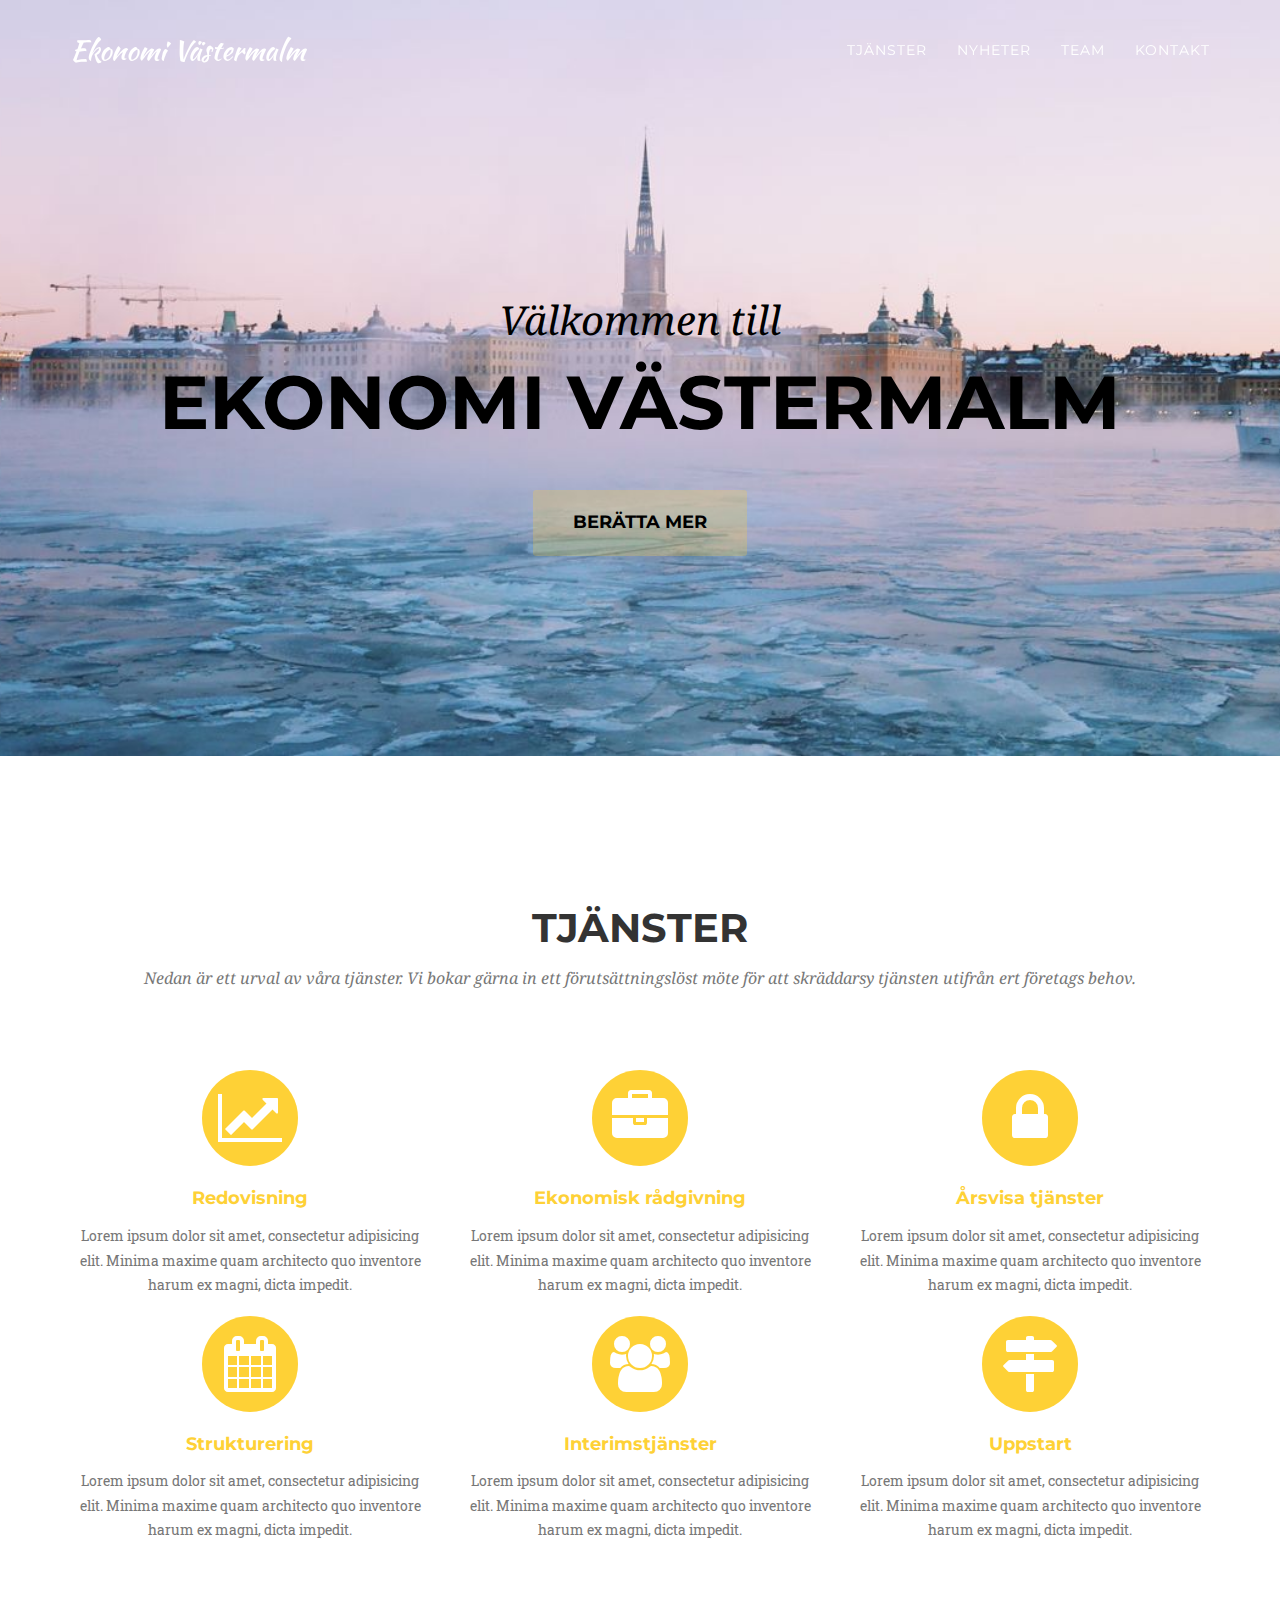
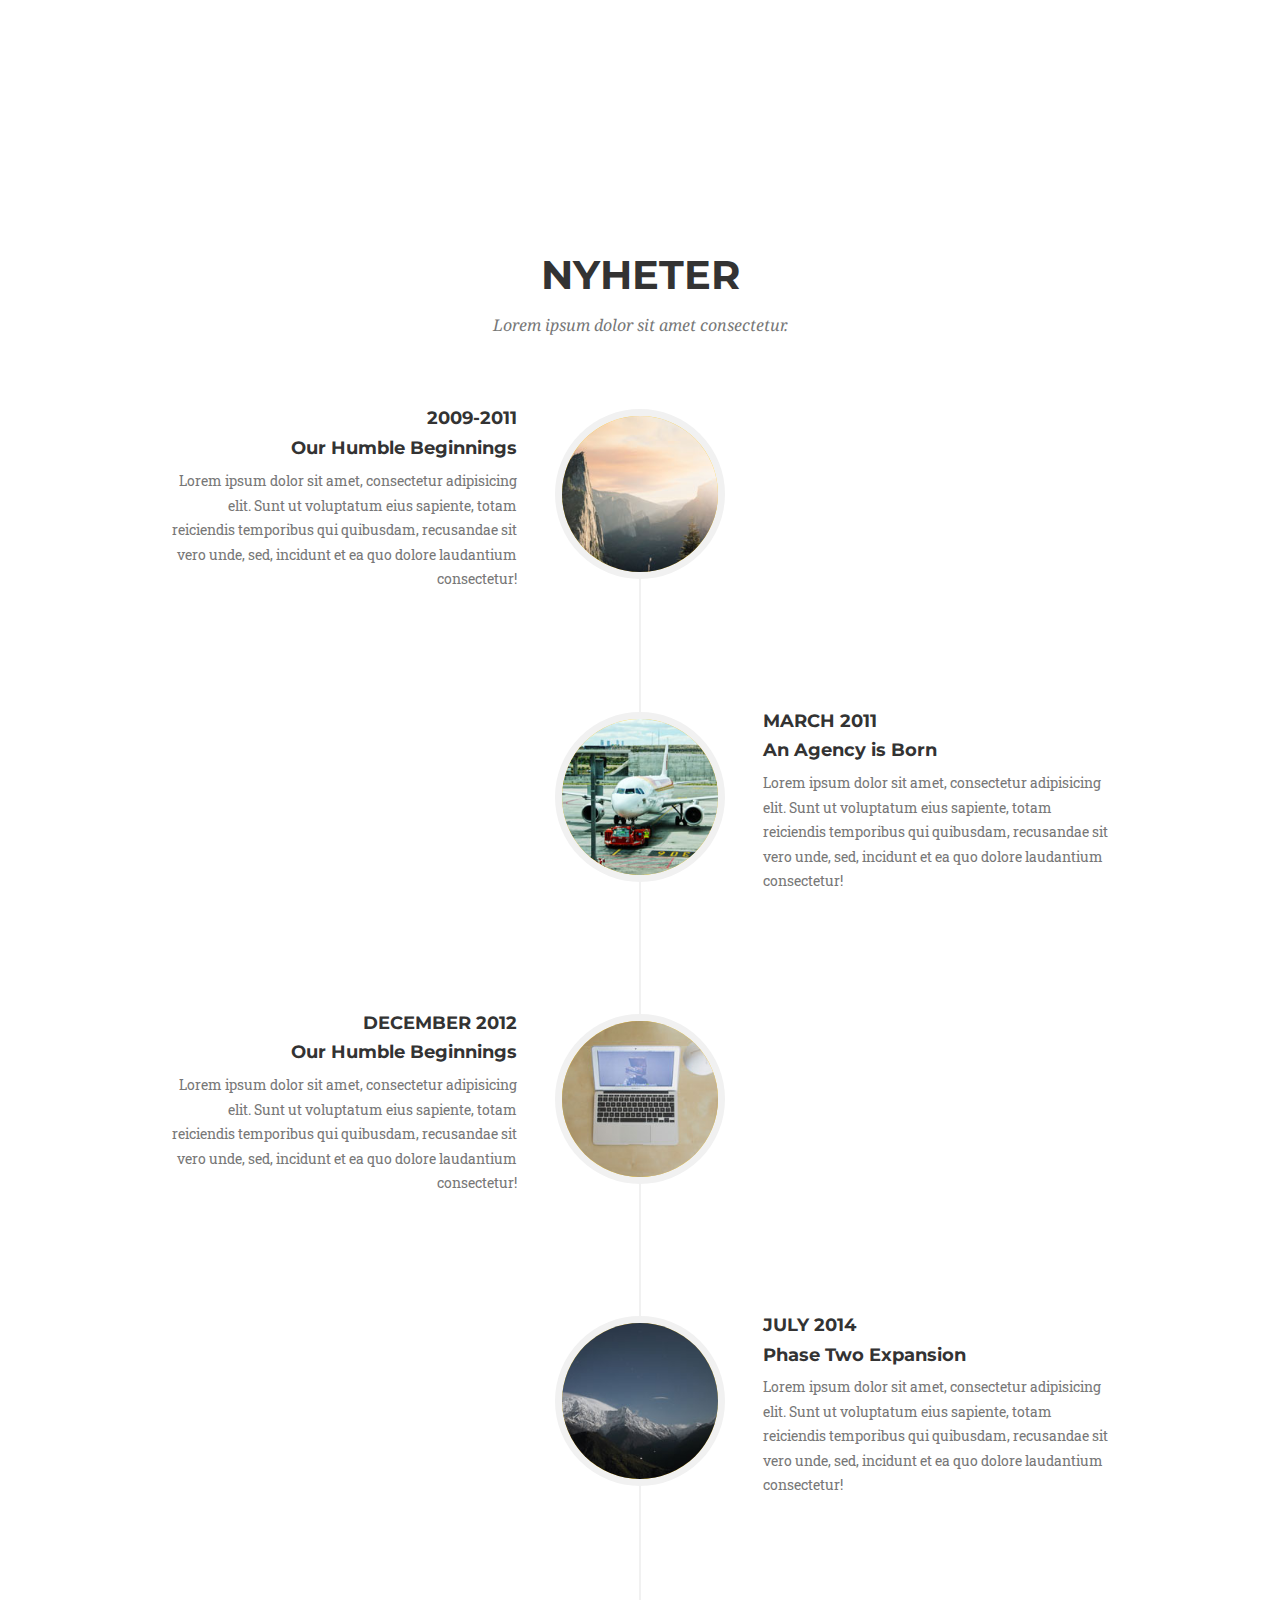
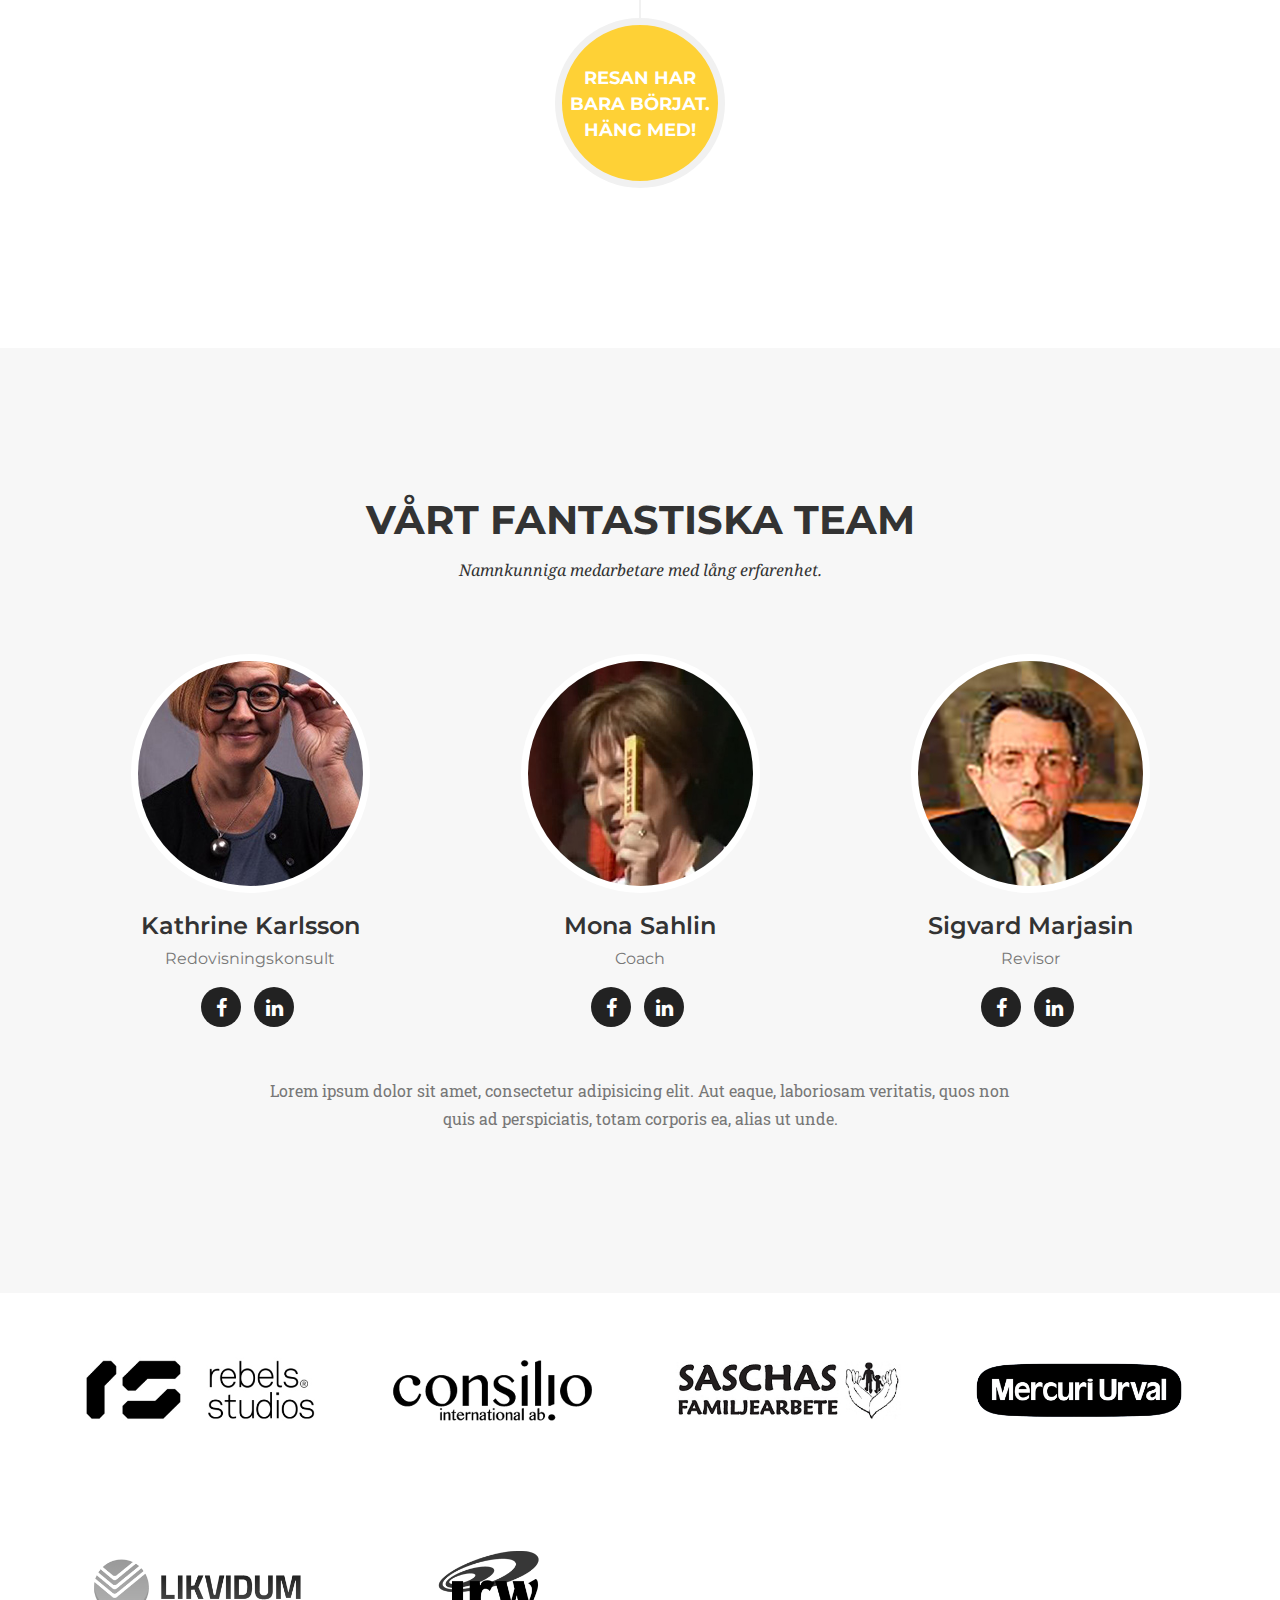
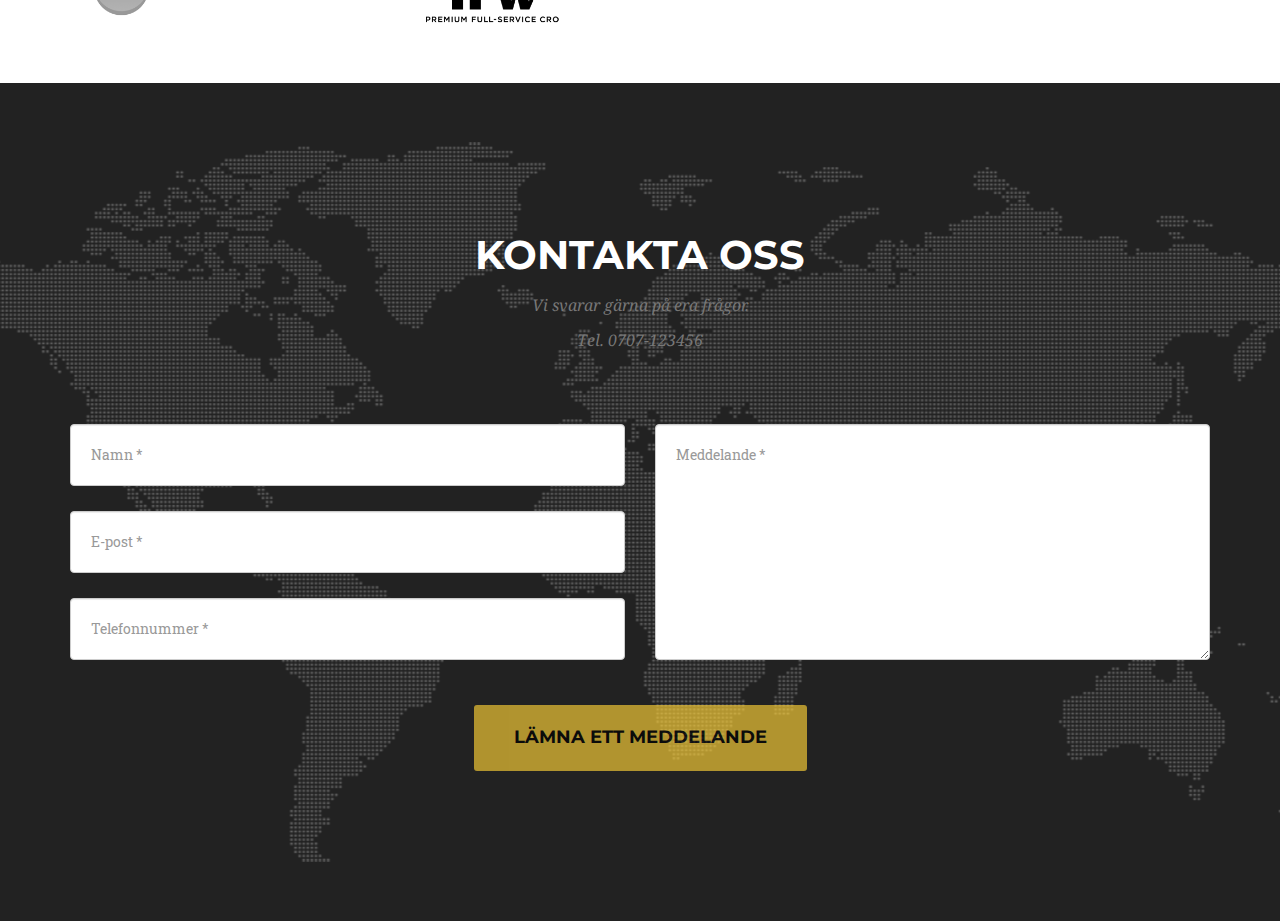
<file: index.html>
<!DOCTYPE html>
<html lang="en-us">

  <head>
  <meta charset="utf-8">
  <meta http-equiv="X-UA-Compatible" content="IE=edge">
  <meta name="viewport" content="width=device-width, initial-scale=1">
  <meta name="description" content="Redovisningskonsulter, Västermalm, Stockholm.">
  <meta name="author" content="Ekonomi Västermalm">
  <meta name="generator" content="Hugo 0.17" />
  <title>Agency</title>
  <!-- Stylesheets -->
  <link href="https://unagitated.github.io/css/bootstrap-v3.3.7/bootstrap.min.css" rel="stylesheet">
  <link href="https://unagitated.github.io/css/agency.css" rel="stylesheet">
  <link href="https://unagitated.github.io/css/jquery.form-validator-v2.3.44/theme-default.min.css" rel="stylesheet">

  

  <!-- Custom Fonts -->
  <link href="https://unagitated.github.io/font-awesome-v4.7.0/css/font-awesome.min.css" rel="stylesheet" type="text/css">

  
    <link href="//fonts.googleapis.com/css?family=Montserrat:400,700" rel="stylesheet" type="text/css">
    <link href="//fonts.googleapis.com/css?family=Kaushan+Script" rel="stylesheet" type="text/css">
    <link href="//fonts.googleapis.com/css?family=Droid+Serif:400,700,400italic,700italic" rel="stylesheet" type="text/css">
    <link href="//fonts.googleapis.com/css?family=Roboto+Slab:400,100,300,700" rel="stylesheet" type="text/css">
  

  
    <link rel="shortcut icon" type="image/x-icon" href="https://unagitated.github.io/favicon.ico">
    <link rel="icon" type="image/x-icon" href="https://unagitated.github.io/favicon.ico">
  

  <!-- HTML5 Shim and Respond.js IE8 support of HTML5 elements and media queries -->
  <!-- WARNING: Respond.js doesn't work if you view the page via file:// -->
  <!--[if lt IE 9]>
  <script src="https://oss.maxcdn.com/libs/html5shiv/3.7.0/html5shiv.js"></script>
  <script src="https://oss.maxcdn.com/libs/respond.js/1.4.2/respond.min.js"></script>
  <![endif]-->
</head>


  <body id="page-top" class="index">
    <!-- Navigation -->
<nav class="navbar navbar-default navbar-fixed-top">
  <div class="container">

    <!-- Brand and toggle get grouped for better mobile display -->
    <div class="navbar-header page-scroll">
      <button type="button" class="navbar-toggle" data-toggle="collapse" data-target="#bs-example-navbar-collapse-1">
        <span class="sr-only">Toggle navigation</span>
        <span class="icon-bar"></span>
        <span class="icon-bar"></span>
        <span class="icon-bar"></span>
      </button>
      
        <a class="navbar-brand page-scroll" href="/#page-top">
          Ekonomi Västermalm
        </a>
      

    </div>
    <!-- Collect the nav links, forms, and other content for toggling -->
    <div class="collapse navbar-collapse" id="bs-example-navbar-collapse-1">
      <ul class="nav navbar-nav navbar-right">
        <li class="hidden">
          <a href="/#page-top"></a>
        </li>

        

        
          <li>
            <a class="page-scroll" href="https://unagitated.github.io/#services">Tjänster</a>
          </li>
        

        

        
          <li>
            <a class="page-scroll" href="https://unagitated.github.io/#about">Nyheter</a>
          </li>
        

        
          <li>
            <a class="page-scroll" href="https://unagitated.github.io/#team">Team</a>
          </li>
        

        
          <li>
            <a class="page-scroll" href="https://unagitated.github.io/#contact">Kontakt</a>
          </li>
        

        
      </ul>
    </div>
    <!-- /.navbar-collapse -->
  </div>
  <!-- /.container-fluid -->
</nav>

    <!-- Hero -->
<header>
  <div class="container">
    <div class="intro-text">
      <div class="intro-lead-in">Välkommen till</div>
      <div class="intro-heading">Ekonomi Västermalm</div>
      <a href="#services" class="page-scroll btn btn-xl">Berätta mer</a>
    </div>
  </div>
</header>


    
      <!-- Services -->
<section id="services">
  <div class="container">
    <div class="row">
      <div class="col-lg-12 text-center">
        <h2 class="section-heading">Tjänster</h2>
        <h3 class="section-subheading text-muted">Nedan är ett urval av våra tjänster. Vi bokar gärna in ett förutsättningslöst möte för att skräddarsy tjänsten utifrån ert företags behov.</h3>
      </div>
    </div>
    
      <div class="row text-center">
        
          <div class="col-md-4">
            <span class="fa-stack fa-4x">
              <i class="fa fa-circle fa-stack-2x text-primary"></i>
              <i class="fa fa-line-chart fa-stack-1x fa-inverse"></i>
            </span>
            <h4 class="service-heading"><a href="https://unagitated.github.io/">Redovisning</a></h4>
            <p class="text-muted">Lorem ipsum dolor sit amet, consectetur adipisicing elit. Minima maxime quam architecto quo inventore harum ex magni, dicta impedit.</p>
          </div>
        
          <div class="col-md-4">
            <span class="fa-stack fa-4x">
              <i class="fa fa-circle fa-stack-2x text-primary"></i>
              <i class="fa fa-briefcase fa-stack-1x fa-inverse"></i>
            </span>
            <h4 class="service-heading"><a href="https://unagitated.github.io/">Ekonomisk rådgivning</a></h4>
            <p class="text-muted">Lorem ipsum dolor sit amet, consectetur adipisicing elit. Minima maxime quam architecto quo inventore harum ex magni, dicta impedit.</p>
          </div>
        
          <div class="col-md-4">
            <span class="fa-stack fa-4x">
              <i class="fa fa-circle fa-stack-2x text-primary"></i>
              <i class="fa fa-lock fa-stack-1x fa-inverse"></i>
            </span>
            <h4 class="service-heading"><a href="https://unagitated.github.io/">Årsvisa tjänster</a></h4>
            <p class="text-muted">Lorem ipsum dolor sit amet, consectetur adipisicing elit. Minima maxime quam architecto quo inventore harum ex magni, dicta impedit.</p>
          </div>
        
      </div>
    
      <div class="row text-center">
        
          <div class="col-md-4">
            <span class="fa-stack fa-4x">
              <i class="fa fa-circle fa-stack-2x text-primary"></i>
              <i class="fa fa-calendar fa-stack-1x fa-inverse"></i>
            </span>
            <h4 class="service-heading"><a href="https://unagitated.github.io/">Strukturering</a></h4>
            <p class="text-muted">Lorem ipsum dolor sit amet, consectetur adipisicing elit. Minima maxime quam architecto quo inventore harum ex magni, dicta impedit.</p>
          </div>
        
          <div class="col-md-4">
            <span class="fa-stack fa-4x">
              <i class="fa fa-circle fa-stack-2x text-primary"></i>
              <i class="fa fa-users fa-stack-1x fa-inverse"></i>
            </span>
            <h4 class="service-heading"><a href="https://unagitated.github.io/">Interimstjänster</a></h4>
            <p class="text-muted">Lorem ipsum dolor sit amet, consectetur adipisicing elit. Minima maxime quam architecto quo inventore harum ex magni, dicta impedit.</p>
          </div>
        
          <div class="col-md-4">
            <span class="fa-stack fa-4x">
              <i class="fa fa-circle fa-stack-2x text-primary"></i>
              <i class="fa fa-map-signs fa-stack-1x fa-inverse"></i>
            </span>
            <h4 class="service-heading"><a href="https://unagitated.github.io/">Uppstart</a></h4>
            <p class="text-muted">Lorem ipsum dolor sit amet, consectetur adipisicing elit. Minima maxime quam architecto quo inventore harum ex magni, dicta impedit.</p>
          </div>
        
      </div>
    
  </div>
</section>

    

    

    
      <!-- About Section -->
<section id="about">
  <div class="container">
    <div class="row">
      <div class="col-lg-12 text-center">
        <h2 class="section-heading">Nyheter</h2>
        <h3 class="section-subheading text-muted">Lorem ipsum dolor sit amet consectetur.</h3>
      </div>
    </div>
    <div class="row">
      <div class="col-lg-12">
        <ul class="timeline">

          
            <li >
              <div class="timeline-image">
                
                <img class="img-circle img-responsive" src="https://unagitated.github.io/img/about/1.jpg" alt="">
              </div>
              <div class="timeline-panel">
                <div class="timeline-heading">
                  <h4>2009-2011</h4>
                  <h4 class="subheading">Our Humble Beginnings</h4>
                </div>
                <div class="timeline-body">
                  <p class="text-muted">Lorem ipsum dolor sit amet, consectetur adipisicing elit. Sunt ut voluptatum eius sapiente, totam reiciendis temporibus qui quibusdam, recusandae sit vero unde, sed, incidunt et ea quo dolore laudantium consectetur!</p>
                </div>
              </div>
            </li>
          
            <li class="timeline-inverted" >
              <div class="timeline-image">
                
                <img class="img-circle img-responsive" src="https://unagitated.github.io/img/about/2.jpg" alt="">
              </div>
              <div class="timeline-panel">
                <div class="timeline-heading">
                  <h4>March 2011</h4>
                  <h4 class="subheading">An Agency is Born</h4>
                </div>
                <div class="timeline-body">
                  <p class="text-muted">Lorem ipsum dolor sit amet, consectetur adipisicing elit. Sunt ut voluptatum eius sapiente, totam reiciendis temporibus qui quibusdam, recusandae sit vero unde, sed, incidunt et ea quo dolore laudantium consectetur!</p>
                </div>
              </div>
            </li>
          
            <li >
              <div class="timeline-image">
                
                <img class="img-circle img-responsive" src="https://unagitated.github.io/img/about/3.jpg" alt="">
              </div>
              <div class="timeline-panel">
                <div class="timeline-heading">
                  <h4>December 2012</h4>
                  <h4 class="subheading">Our Humble Beginnings</h4>
                </div>
                <div class="timeline-body">
                  <p class="text-muted">Lorem ipsum dolor sit amet, consectetur adipisicing elit. Sunt ut voluptatum eius sapiente, totam reiciendis temporibus qui quibusdam, recusandae sit vero unde, sed, incidunt et ea quo dolore laudantium consectetur!</p>
                </div>
              </div>
            </li>
          
            <li class="timeline-inverted" >
              <div class="timeline-image">
                
                <img class="img-circle img-responsive" src="https://unagitated.github.io/img/about/4.jpg" alt="">
              </div>
              <div class="timeline-panel">
                <div class="timeline-heading">
                  <h4>July 2014</h4>
                  <h4 class="subheading">Phase Two Expansion</h4>
                </div>
                <div class="timeline-body">
                  <p class="text-muted">Lorem ipsum dolor sit amet, consectetur adipisicing elit. Sunt ut voluptatum eius sapiente, totam reiciendis temporibus qui quibusdam, recusandae sit vero unde, sed, incidunt et ea quo dolore laudantium consectetur!</p>
                </div>
              </div>
            </li>
          

          <li class="timeline-inverted">
            <div class="timeline-image">
              <h4>Resan har<br>bara börjat.<br>Häng med!</h4>
            </div>
          </li>
        </ul>
      </div>
    </div>
  </div>
</section>

    

    
      <!-- Team Section -->
<section id="team" class="bg-light-gray">
  <div class="container">
    <div class="row">
      <div class="col-lg-12 text-center">
        <h2 class="section-heading">Vårt fantastiska team</h2>
        <h3 class="section-subheading text-mutedwith ">Namnkunniga medarbetare med lång erfarenhet.</h3>
      </div>
    </div>
    <div class="row flexbox">
      
        <div class="col-sm-4 col">
          <div class="team-member">
            
            <img src="https://unagitated.github.io/img/team/kathrine.jpg" class="img-responsive img-circle" alt="Kathrine Karlsson">
            <h3>Kathrine Karlsson</h3>

            
            <h4>Redovisningskonsult</h4>
            
            

            

            

            <ul class="list-inline social-buttons">
              
                <li><a href="https://www.facebook.com/kathrine.karlsson.9"><i class="fa fa-facebook"></i></a></li>
              
                <li><a href="https://se.linkedin.com/in/karlsson-k-bb22b99"><i class="fa fa-linkedin"></i></a></li>
              
            </ul>

            

          </div>
        </div>
      
        <div class="col-sm-4 col">
          <div class="team-member">
            
            <img src="https://unagitated.github.io/img/team/sahlin.jpg" class="img-responsive img-circle" alt="Mona Sahlin">
            <h3>Mona Sahlin</h3>

            
            <h4>Coach</h4>
            
            

            

            

            <ul class="list-inline social-buttons">
              
                <li><a href="#"><i class="fa fa-facebook"></i></a></li>
              
                <li><a href="#"><i class="fa fa-linkedin"></i></a></li>
              
            </ul>

            

          </div>
        </div>
      
        <div class="col-sm-4 col">
          <div class="team-member">
            
            <img src="https://unagitated.github.io/img/team/marjasin.jpg" class="img-responsive img-circle" alt="Sigvard Marjasin">
            <h3>Sigvard Marjasin</h3>

            
            <h4>Revisor</h4>
            
            

            

            

            <ul class="list-inline social-buttons">
              
                <li><a href="#"><i class="fa fa-facebook"></i></a></li>
              
                <li><a href="#"><i class="fa fa-linkedin"></i></a></li>
              
            </ul>

            

          </div>
        </div>
      
    </div>
    <div class="row">
      <div class="col-lg-8 col-lg-offset-2 text-center">
        <p class="large text-muted">Lorem ipsum dolor sit amet, consectetur adipisicing elit. Aut eaque, laboriosam veritatis, quos non quis ad perspiciatis, totam corporis ea, alias ut unde.</p>
      </div>
    </div>
  </div>
</section>

    

    
      <!-- Clients Aside -->
<aside class="clients">
  <div class="container">
    <div class="row">
      <div class="col-lg-12 text-center">
<h4 class="heading"></h4>
      </div>
    </div>
    <div class="row flexbox">

      
        <div class="col-md-3 col-sm-6 col">
          
          
            <a href="#">
              <img src="https://unagitated.github.io/img/logos/rebels-studios.jpg" class="img-responsive img-centered" alt="">
            </a>
          
        </div>
      
        <div class="col-md-3 col-sm-6 col">
          
          
            <a href="#">
              <img src="https://unagitated.github.io/img/logos/consilio-logo.png" class="img-responsive img-centered" alt="">
            </a>
          
        </div>
      
        <div class="col-md-3 col-sm-6 col">
          
          
            <a href="#">
              <img src="https://unagitated.github.io/img/logos/sashas-logo.jpg" class="img-responsive img-centered" alt="">
            </a>
          
        </div>
      
        <div class="col-md-3 col-sm-6 col">
          
          
            <a href="#">
              <img src="https://unagitated.github.io/img/logos/mercuri-urval.png" class="img-responsive img-centered" alt="">
            </a>
          
        </div>
      
        <div class="col-md-3 col-sm-6 col">
          
          
            <a href="#">
              <img src="https://unagitated.github.io/img/logos/likvidum.png" class="img-responsive img-centered" alt="">
            </a>
          
        </div>
      
        <div class="col-md-3 col-sm-6 col">
          
          
            <a href="#">
              <img src="https://unagitated.github.io/img/logos/irw.png" class="img-responsive img-centered" alt="">
            </a>
          
        </div>
      

    </div>
  </div>
</aside>

    

    
      <!-- Contact Section -->
<section id="contact">
  <div class="container">
    <div class="row">
      <div class="col-lg-12 text-center">

        
        <h2 class="section-heading">Kontakta oss</h2>
        

        
        <h3 class="section-subheading text-muted"><span class='ljusare'>Vi svarar gärna på era frågor.<br><br>Tel. 0707-123456</span></h3>
        

      </div>
    </div>
    <div class="row">
      <div class="col-lg-12">
        
        <form  action="//formspree.io/stern.peter@gmail.com" method="POST" name="sentMessage" id="contactForm">
        

          <fieldset>
            <div class="row">
              <div class="col-md-6">

                
                <div class="form-group">
                  <input class="form-control" id="name" required="required" type="text" name="name" placeholder="Namn *" data-validation-error-msg="Var god ange namn.">
                  <p class="help-block text-danger"></p>
                </div>
                

                
                <div class="form-group">
                  <input class="form-control" id="email" required="required" type="email" name="email" placeholder="E-post *" data-validation-error-msg="Var god ange e-postadress.">
                  <p class="help-block text-danger"></p>
                </div>
                

                
                <div class="form-group">
                  <input class="form-control" id="phone" required="required" type="number" name="phone" placeholder="Telefonnummer *" data-validation-error-msg="Var god ange telefonnummer"></textarea>
                  <p class="help-block text-danger"></p>
                </div>
                
              </div>

              <div class="col-md-6">
              
                <div class="form-group">
                  <textarea class="form-control" id="message" required="required" name="message" placeholder="Meddelande *" data-validation-error-msg="Var god lämna ett meddelande."></textarea>
                  <p class="help-block text-danger"></p>
                </div>
                

              </div>
              <div class="clearfix"></div>
              <div class="col-lg-12 text-center">
                <div class="text-success" id="success" style="display:none;">
                  
                    Tack för att du kontaktar oss. Vi hör snart av oss.
                  
                </div>
                <div class="text-danger" id="error" style="display:none;">
                  
                    Meddelandet kunde ej skickas. Var god försök direkt på mail@example.com istället.
                  
                </div><br />
                <button type="submit" value="Submit" class="btn btn-xl">Lämna ett meddelande</button>
              </div>
            </div>
            
          </fieldset>
        </form>
      </div>
    </div>
  </div>
</section>

    

    

    

    <!-- jQuery -->
<script src="https://unagitated.github.io/js/jquery-v3.3.1/jquery.min.js"></script>

<!-- Bootstrap Core -->
<script src="https://unagitated.github.io/js/bootstrap-v3.3.7/bootstrap.min.js"></script>

<!-- Form Validation -->
<script src="https://unagitated.github.io/js/jquery.form-validator-v2.3.44/jquery.form-validator.min.js"></script>

<!-- Custom Theme -->
<script src="https://unagitated.github.io/js/agency.js"></script>







  </body>
</html>
</file>
